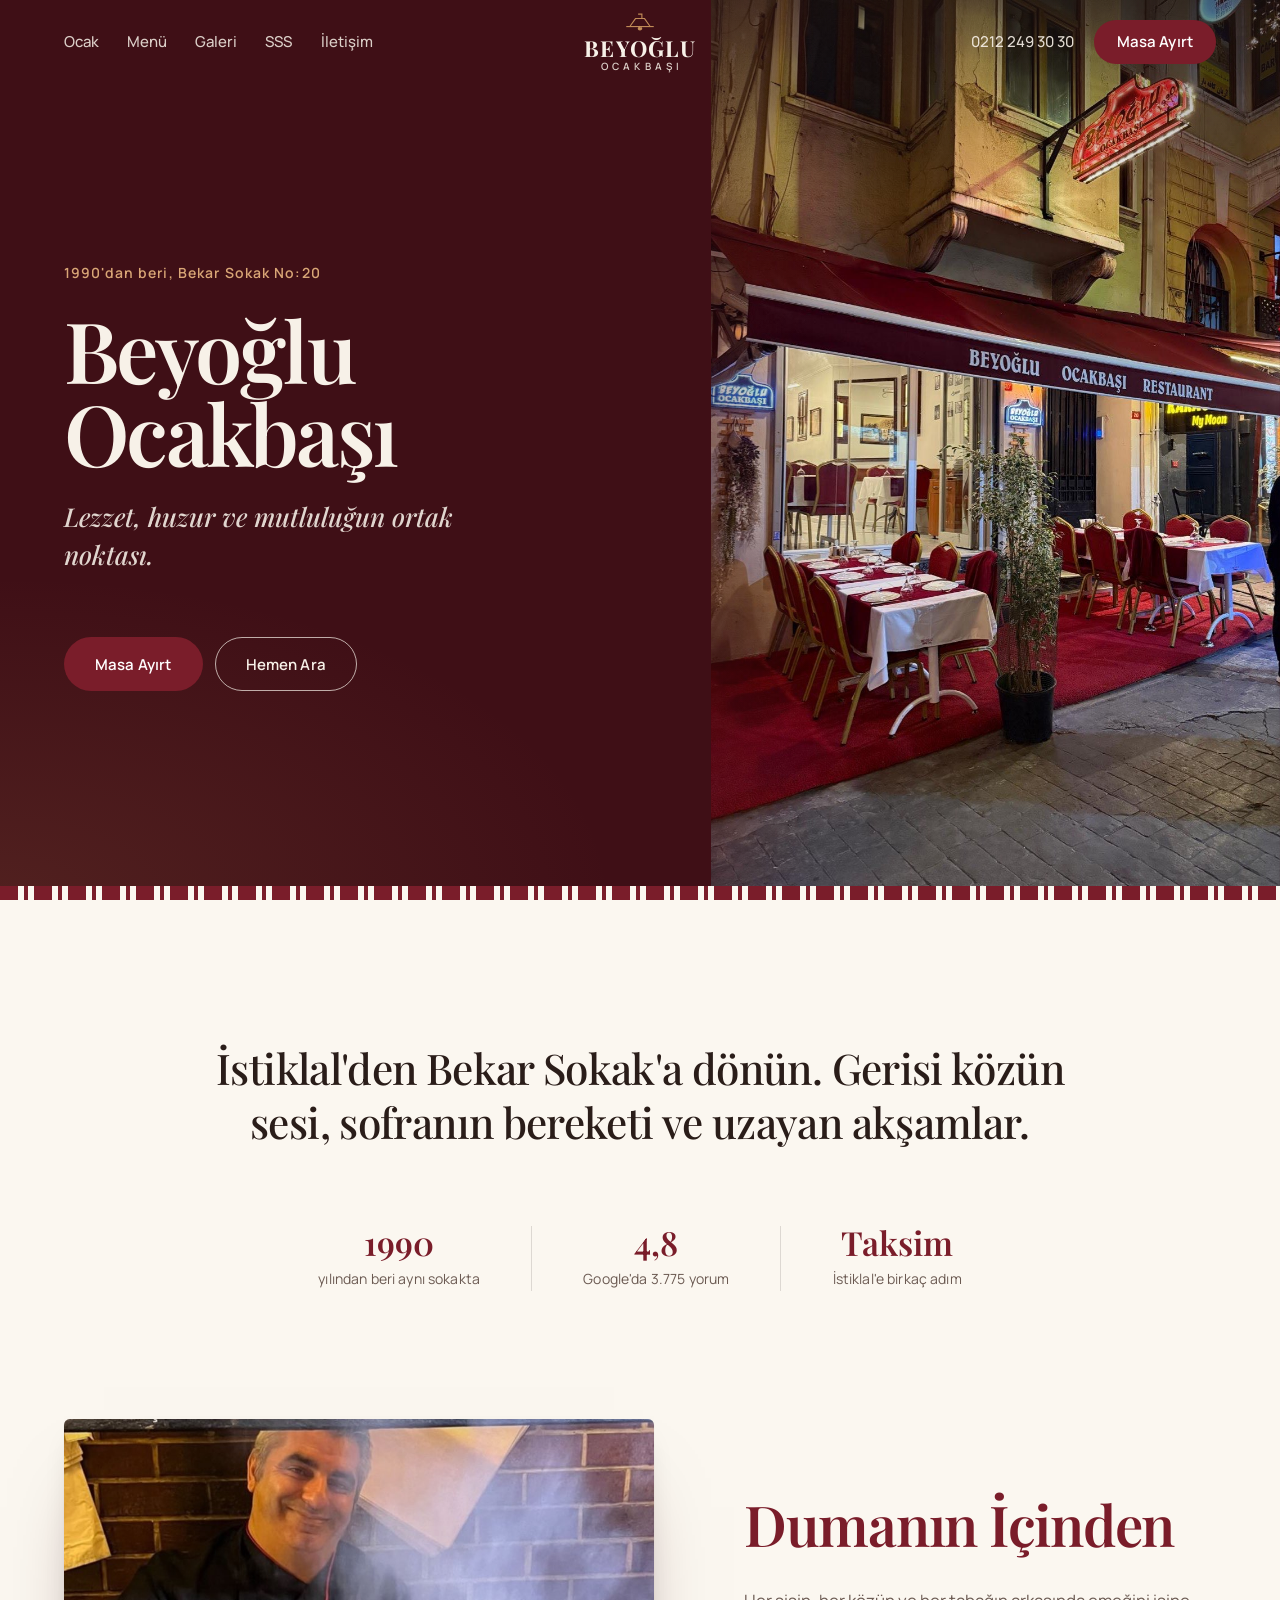
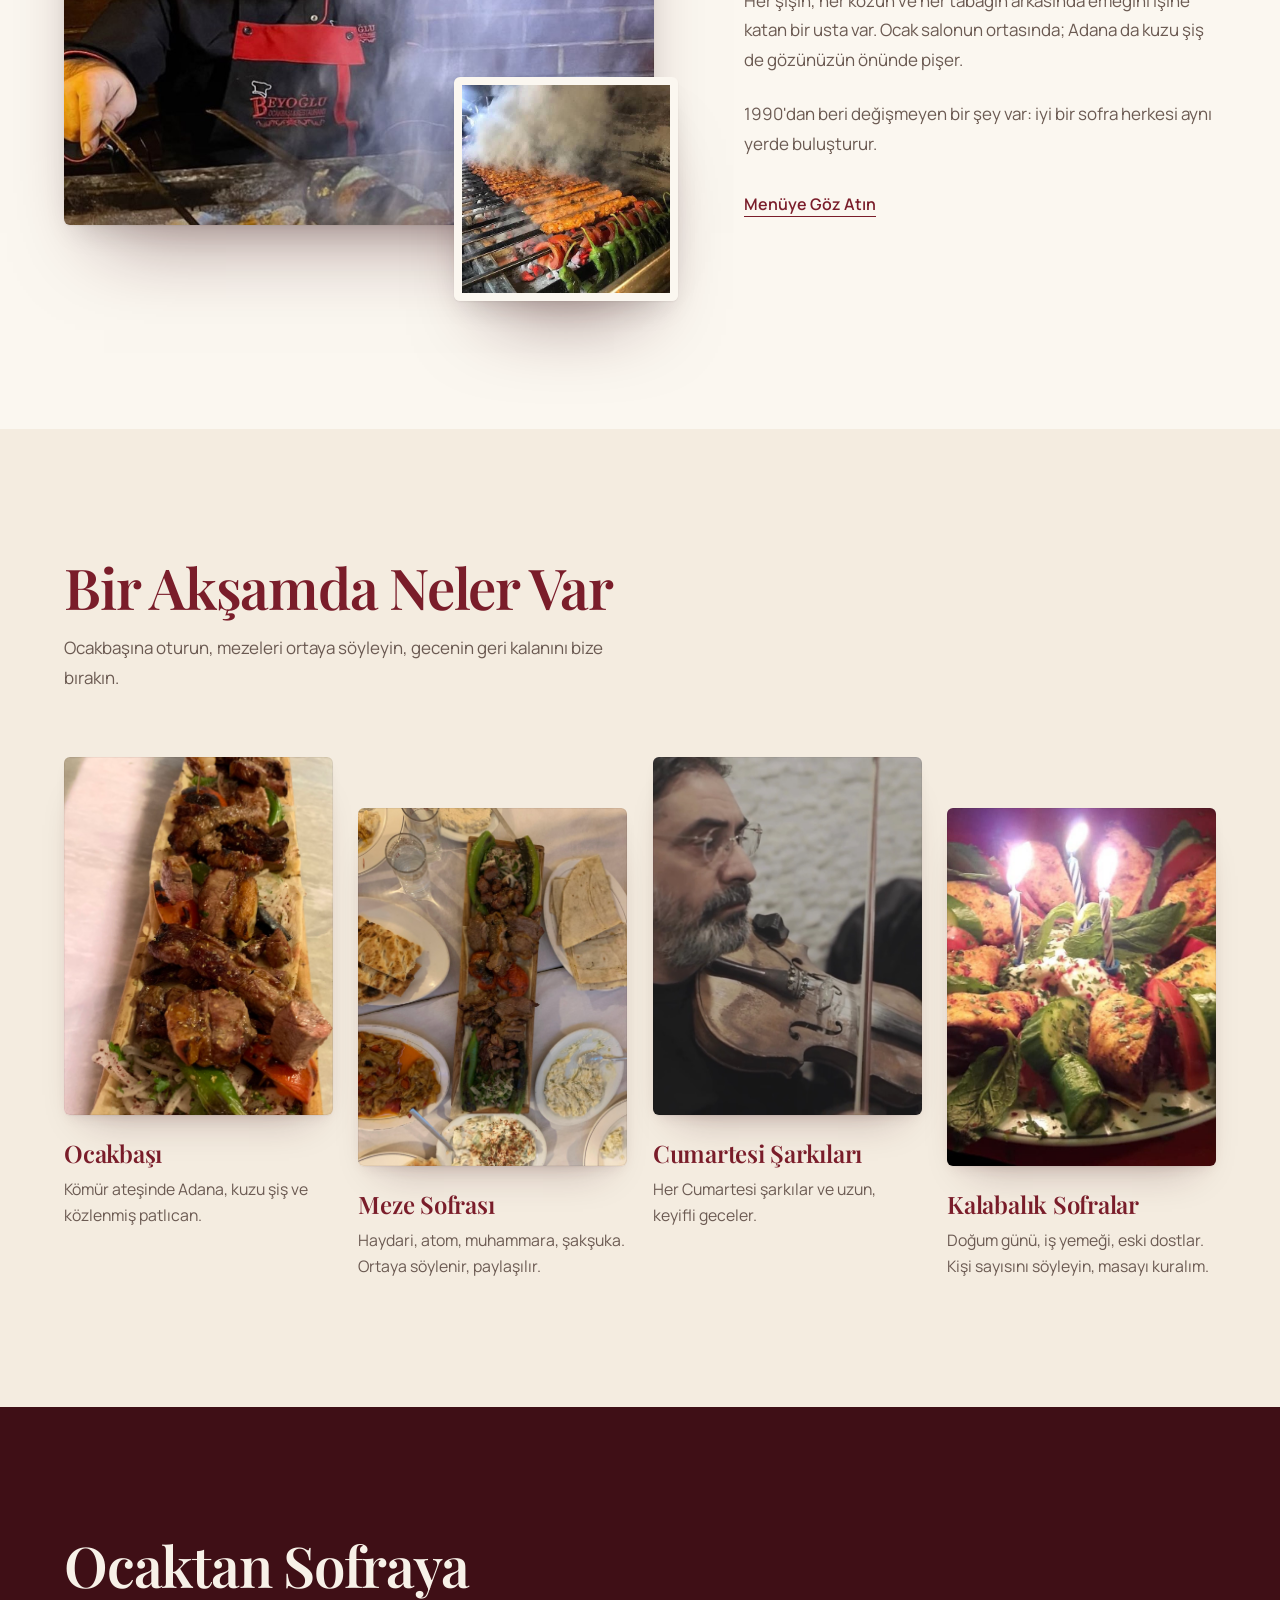
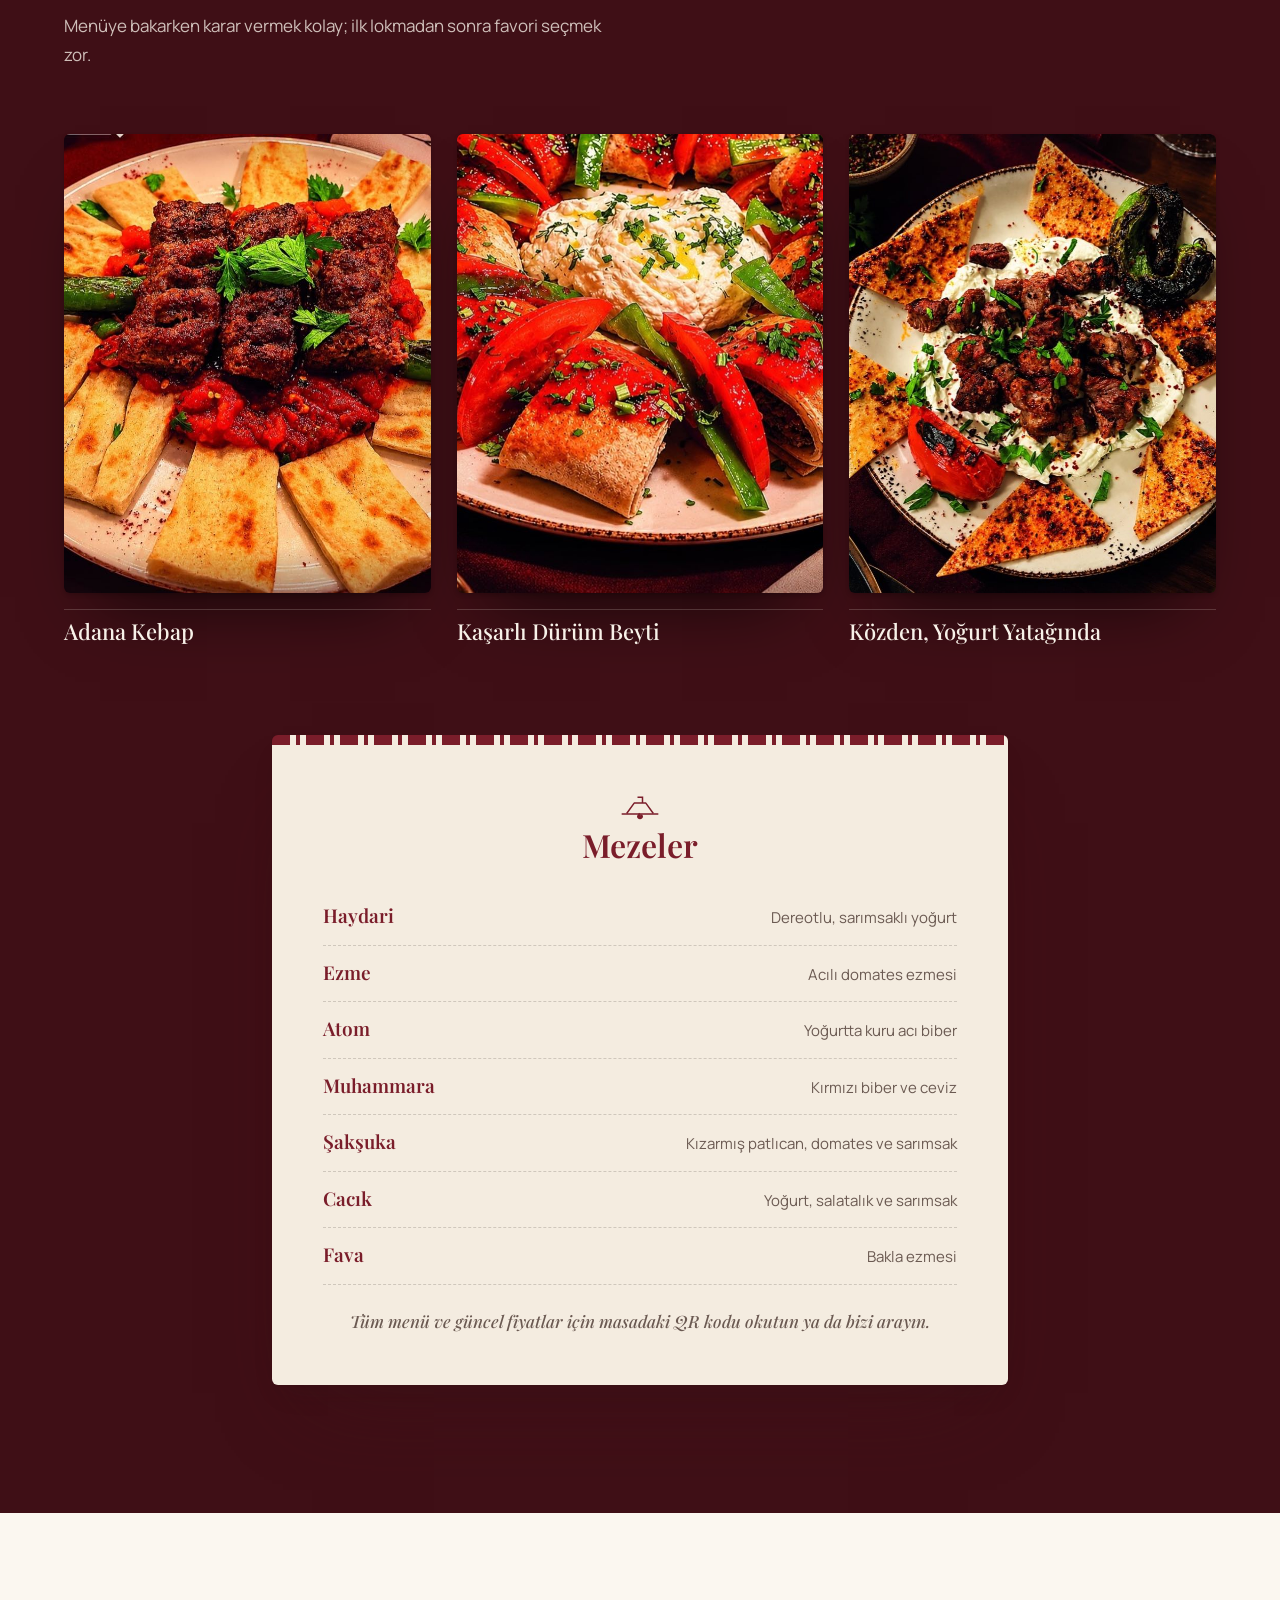
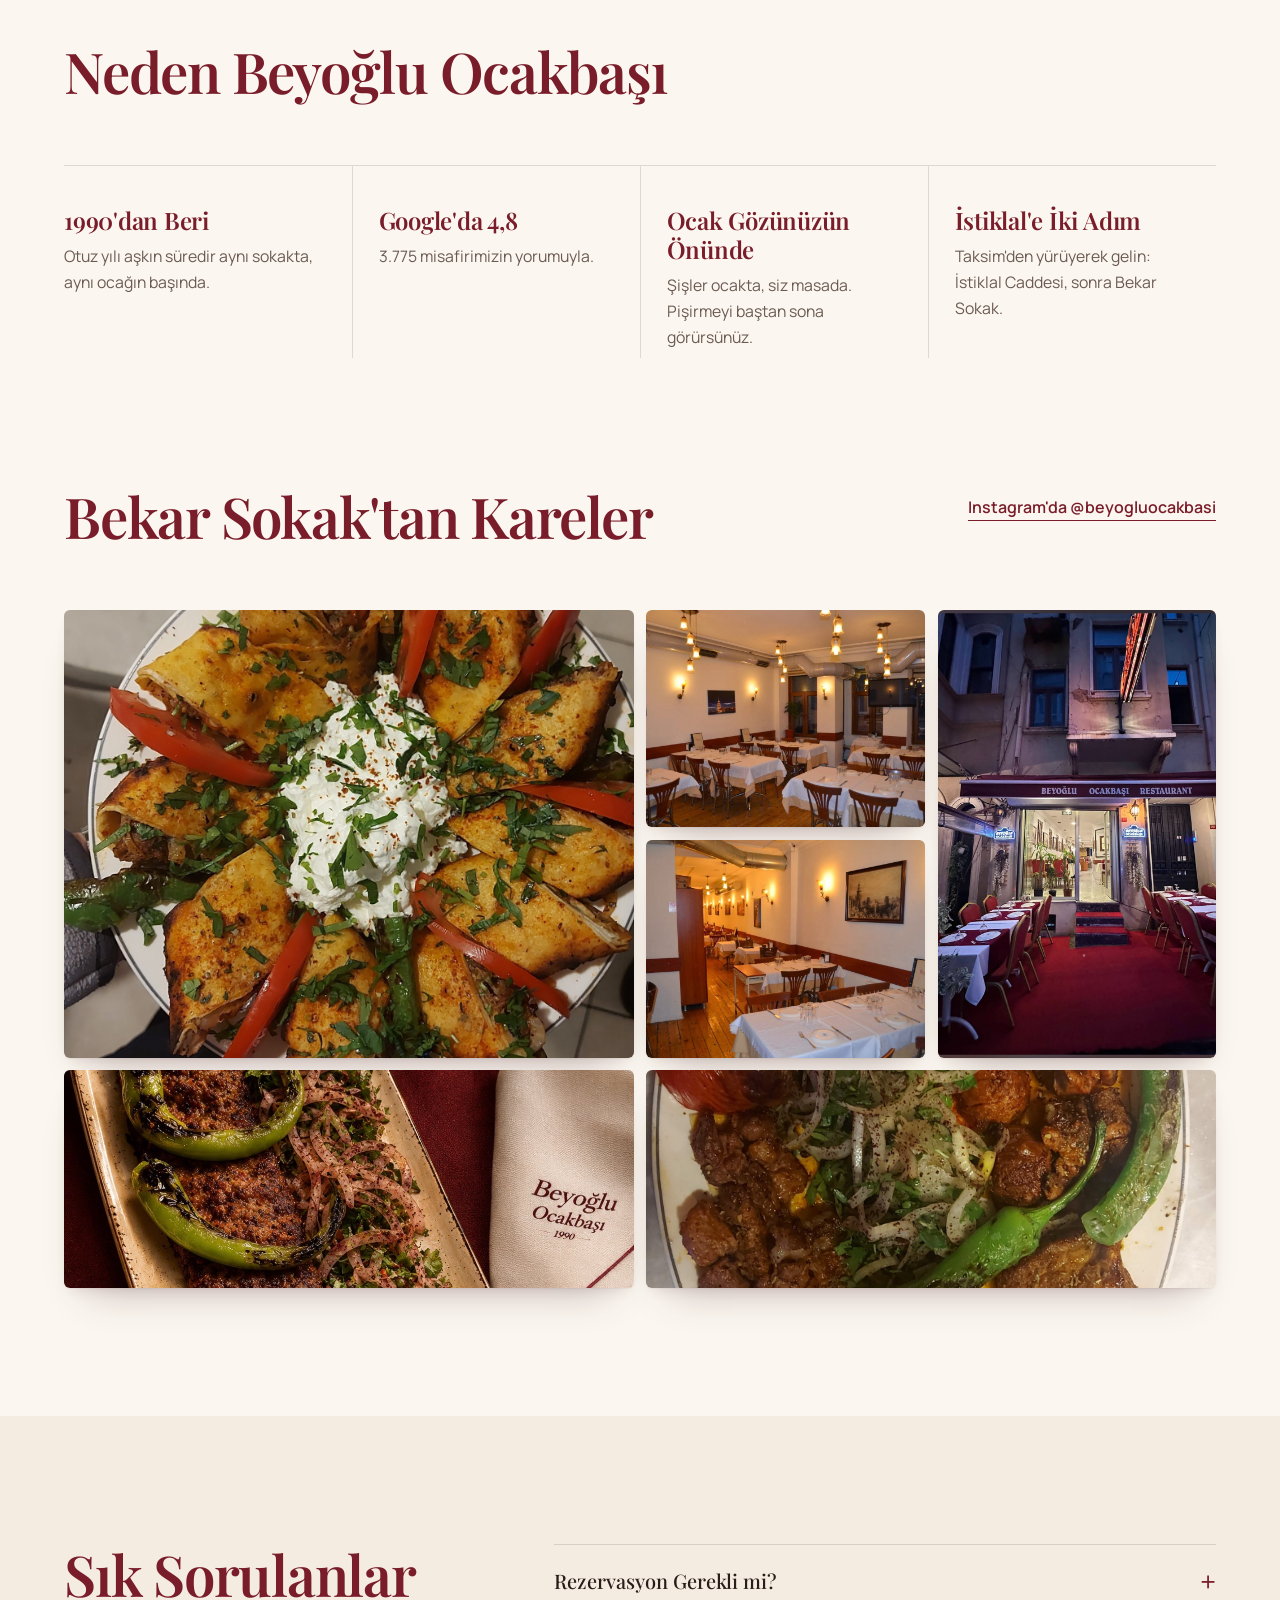
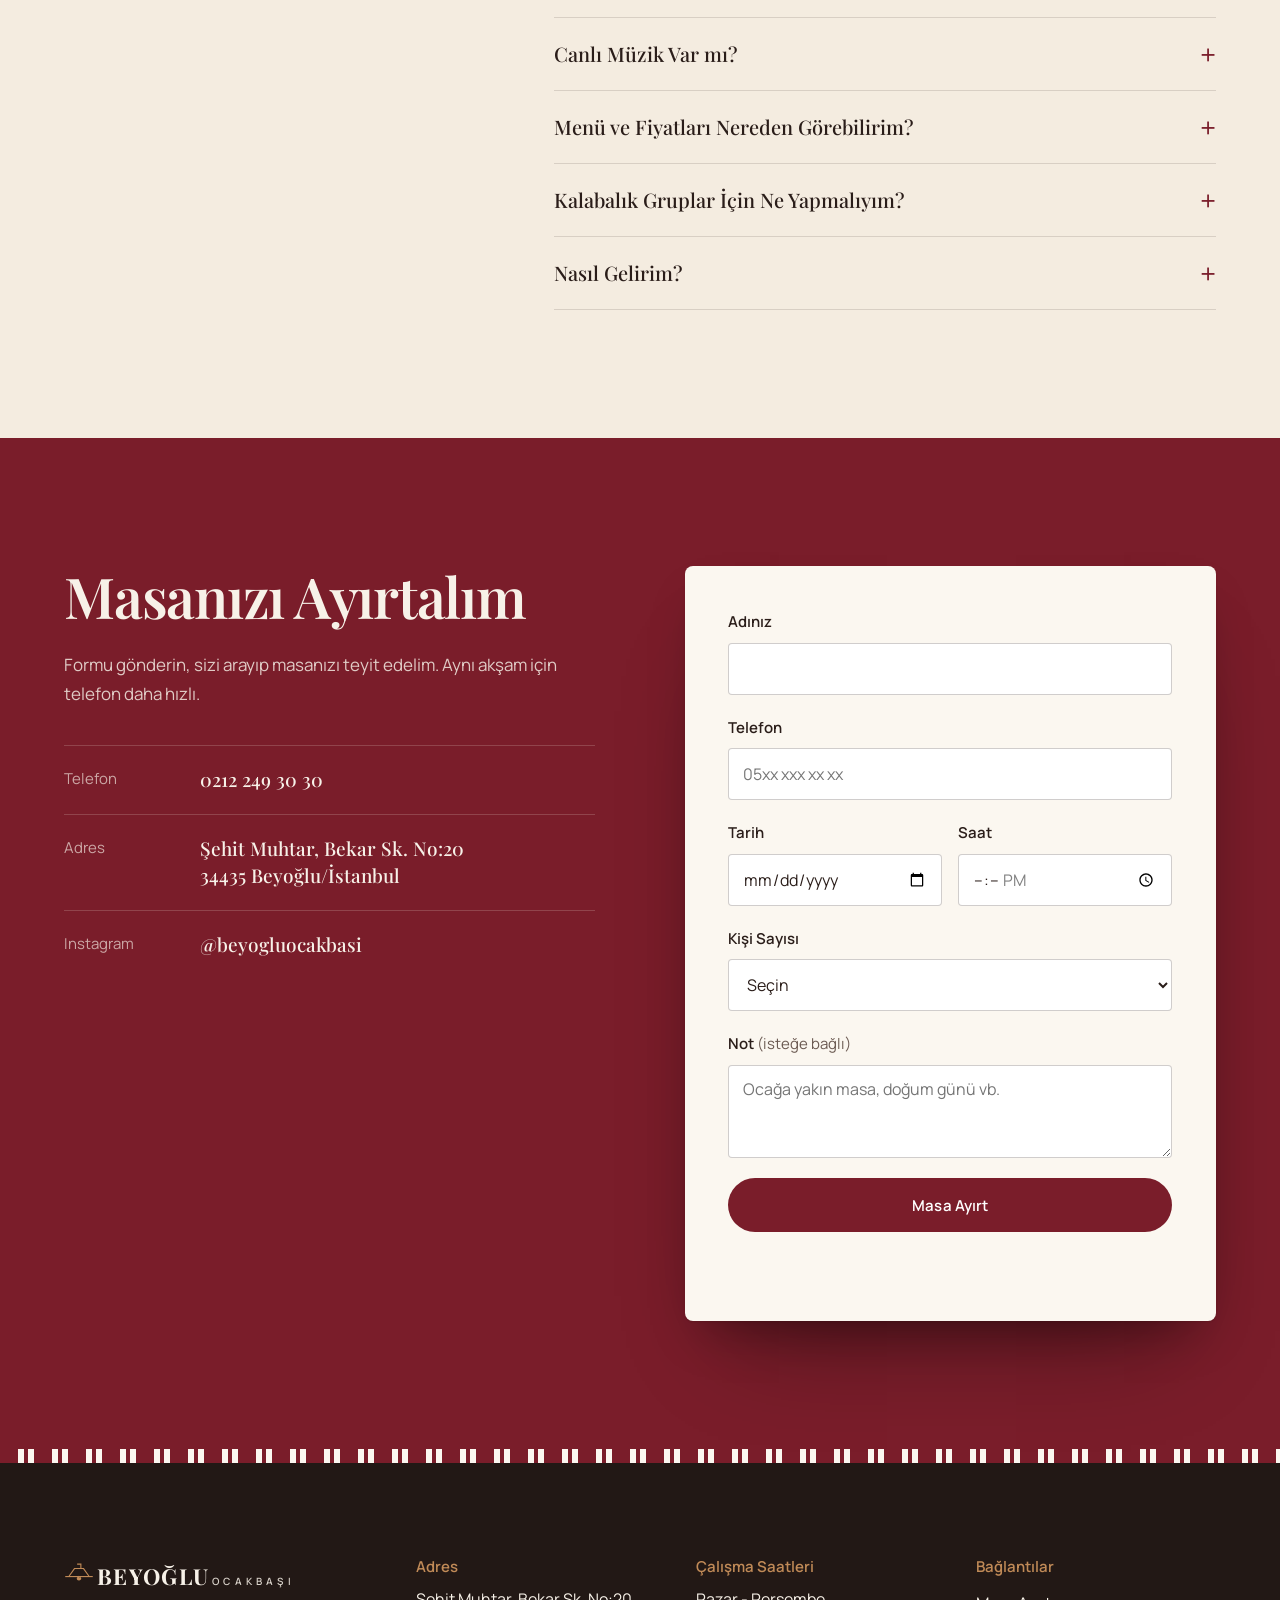
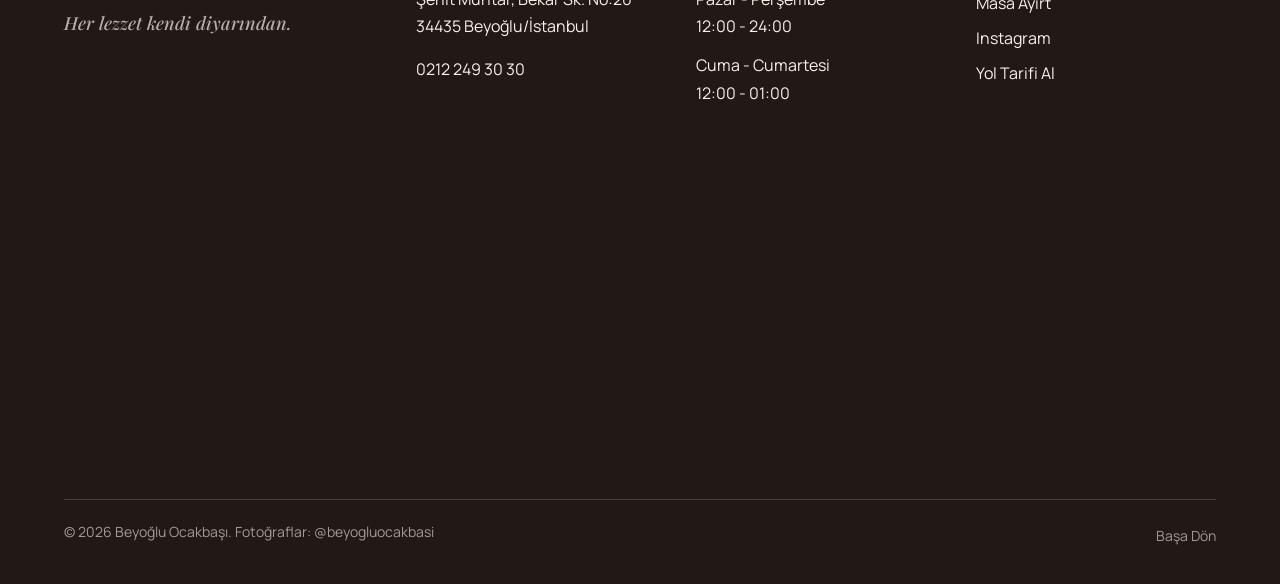
<file: index.html>
<!doctype html>
<html lang="tr">
<head>
<meta charset="utf-8">
<meta name="viewport" content="width=device-width, initial-scale=1">
<title>Beyoğlu Ocakbaşı | Taksim Bekar Sokak'ta Ocakbaşı, 1990'dan Beri</title>
<meta name="description" content="Taksim, Bekar Sokak No:20'de 1990'dan beri ocakbaşı. Adana kebap, kuzu şiş, mezeler ve Cumartesi şarkılı geceler. Rezervasyon: 0212 249 30 30.">
<!-- DEMO: işletme onaylayınca bu satırı sil, robots.txt hazır -->
<meta name="robots" content="noindex, nofollow">
<!-- YAYIN ADRESİ: https://beyoglu-ocakbasi.vercel.app (gerçek alan adı gelince hepsini değiştir, bkz. NOTLAR.txt) -->
<link rel="canonical" href="https://beyoglu-ocakbasi.vercel.app/">
<meta name="theme-color" content="#3f0f16">
<meta property="og:type" content="restaurant">
<meta property="og:site_name" content="Beyoğlu Ocakbaşı">
<meta property="og:locale" content="tr_TR">
<meta property="og:title" content="Beyoğlu Ocakbaşı | 1990'dan Beri Bekar Sokak'ta">
<meta property="og:description" content="Taksim'de ocakbaşı: Adana kebap, kuzu şiş, mezeler. Rezervasyon: 0212 249 30 30.">
<meta property="og:url" content="https://beyoglu-ocakbasi.vercel.app/">
<meta property="og:image" content="https://beyoglu-ocakbasi.vercel.app/img/og.jpg">
<meta property="og:image:width" content="1200">
<meta property="og:image:height" content="630">
<meta property="og:image:alt" content="Beyoğlu Ocakbaşı'nın bordo tenteli girişi, Bekar Sokak">
<meta name="twitter:card" content="summary_large_image">
<script type="application/ld+json">
{
  "@context": "https://schema.org",
  "@type": "Restaurant",
  "@id": "https://beyoglu-ocakbasi.vercel.app/#restoran",
  "name": "Beyoğlu Ocakbaşı",
  "url": "https://beyoglu-ocakbasi.vercel.app/",
  "image": ["https://beyoglu-ocakbasi.vercel.app/img/og.jpg", "https://beyoglu-ocakbasi.vercel.app/img/adana.jpg"],
  "telephone": "+90 212 249 30 30",
  "foundingDate": "1990",
  "servesCuisine": ["Türk mutfağı", "Ocakbaşı", "Kebap", "Meze"],
  "acceptsReservations": "True",
  "address": {
    "@type": "PostalAddress",
    "streetAddress": "Şehit Muhtar Mah., Bekar Sk. No:20",
    "addressLocality": "Beyoğlu",
    "addressRegion": "İstanbul",
    "postalCode": "34435",
    "addressCountry": "TR"
  },
  "geo": { "@type": "GeoCoordinates", "latitude": 41.0361534, "longitude": 28.9822796 },
  "openingHoursSpecification": [
    { "@type": "OpeningHoursSpecification", "dayOfWeek": ["Sunday", "Monday", "Tuesday", "Wednesday", "Thursday"], "opens": "12:00", "closes": "23:59" },
    { "@type": "OpeningHoursSpecification", "dayOfWeek": ["Friday", "Saturday"], "opens": "12:00", "closes": "01:00" }
  ],
  "hasMap": "https://www.google.com/maps/search/?api=1&query=Beyo%C4%9Flu%20Ocakba%C5%9F%C4%B1&query_place_id=ChIJmU_3G2S3yhQRitrkCWS16Ss",
  "sameAs": ["https://www.instagram.com/beyogluocakbasi/"]
}
</script>
<link rel="icon" href="favicon.svg" type="image/svg+xml">
<link rel="preconnect" href="https://fonts.googleapis.com">
<link rel="preconnect" href="https://fonts.gstatic.com" crossorigin>
<link href="https://fonts.googleapis.com/css2?family=Playfair+Display:ital,wght@0,500;0,600;0,700;1,500&family=Manrope:wght@400;500;600;700&display=swap" rel="stylesheet">
<link rel="stylesheet" href="styles.css">
</head>
<body id="top">
<a class="atla" href="#icerik">İçeriğe Geç</a>

<svg width="0" height="0" style="position:absolute" aria-hidden="true">
  <symbol id="davlumbaz" viewBox="0 0 48 30">
    <path d="M21 1.5h6v7" fill="none" stroke="currentColor" stroke-width="1.8"/>
    <path d="M8 21 17 8.5h14L40 21" fill="none" stroke="currentColor" stroke-width="1.8" stroke-linejoin="round"/>
    <path d="M2 21.5h44" stroke="currentColor" stroke-width="1.8"/>
    <path d="M24 27.8c-2.4 0-3.6-1.6-3.6-3.2 0-1.9 1.9-2.6 2.4-4.6 1.6 1 2.2 2.2 2.1 3.4.6-.5.9-1.1 1-1.7 1 .9 1.7 1.9 1.7 3 0 1.7-1.3 3.1-3.6 3.1Z" fill="currentColor"/>
  </symbol>
</svg>

<header class="ust" data-ust>
  <nav class="gezinti" id="gezinti" aria-label="Ana menü">
    <a href="#ocak">Ocak</a>
    <a href="#menu">Menü</a>
    <a href="#galeri">Galeri</a>
    <a href="#sss">SSS</a>
    <a href="#iletisim">İletişim</a>
  </nav>
  <a class="marka" href="#top" aria-label="Beyoğlu Ocakbaşı, başa dön">
    <svg class="marka__ikon" aria-hidden="true"><use href="#davlumbaz"/></svg>
    <span class="marka__ad">Beyoğlu</span>
    <span class="marka__alt">Ocakbaşı</span>
  </a>
  <div class="ust__sag">
    <a class="ust__tel" href="tel:+902122493030">0212 249 30 30</a>
    <a class="dugme dugme--bordo dugme--kucuk" href="#rezervasyon">Masa Ayırt</a>
    <button class="ust__menu" type="button" aria-expanded="false" aria-controls="gezinti" data-menu>
      <span class="sr">Menüyü aç</span><i></i><i></i>
    </button>
  </div>
</header>

<main id="icerik" tabindex="-1">

  <!-- AÇILIŞ -->
  <section class="acilis" aria-labelledby="acilis-baslik">
    <figure class="acilis__foto">
      <img src="img/hero.jpg" width="1080" height="1600" alt="Beyoğlu Ocakbaşı'nın Bekar Sokak'taki girişi: bordo tente, ışıklı tabela ve sokak masaları" fetchpriority="high">
    </figure>
    <div class="acilis__katman" aria-hidden="true"></div>
    <div class="acilis__icerik">
      <p class="acilis__ust">1990'dan beri, Bekar Sokak No:20</p>
      <h1 id="acilis-baslik" class="acilis__baslik">Beyoğlu Ocakbaşı</h1>
      <p class="acilis__metin">Lezzet, huzur ve mutluluğun ortak noktası.</p>
      <a class="dugme dugme--bordo acilis__tel" href="tel:+902122493030">Hemen Ara: 0212 249 30 30</a>
      <div class="ikili ikili--orta acilis__dugmeler">
        <a class="dugme dugme--bordo" href="#rezervasyon">Masa Ayırt</a>
        <a class="dugme dugme--cizgi" href="tel:+902122493030">Hemen Ara</a>
      </div>
    </div>
    <div class="ortu" aria-hidden="true"></div>
  </section>

  <!-- GİRİŞ -->
  <section class="giris" aria-label="Kısaca biz">
    <p class="giris__soz">İstiklal'den Bekar Sokak'a dönün. Gerisi közün sesi, sofranın bereketi ve uzayan akşamlar.</p>
    <ul class="giris__bilgi">
      <li><strong>1990</strong><span>yılından beri aynı sokakta</span></li>
      <li><strong>4,8</strong><span>Google'da 3.775 yorum</span></li>
      <li><strong>Taksim</strong><span>İstiklal'e birkaç adım</span></li>
    </ul>
  </section>

  <!-- HAKKIMIZDA: OCAK VE USTA -->
  <section class="ocak" id="ocak" aria-labelledby="ocak-baslik">
    <div class="ocak__fotolar">
      <figure class="ocak__buyuk"><img src="img/usta.jpg" width="1100" height="667" alt="Ocak ustası dumanın içinde şişleri çeviriyor" loading="lazy"></figure>
      <figure class="ocak__kucuk"><img src="img/sisler.jpg" width="554" height="554" alt="Ocakta yan yana dizilmiş Adana şişleri ve közlenen biberler" loading="lazy"></figure>
    </div>
    <div class="ocak__metin">
      <h2 id="ocak-baslik" class="baslik">Dumanın İçinden</h2>
      <p class="govde">Her şişin, her közün ve her tabağın arkasında emeğini işine katan bir usta var. Ocak salonun ortasında; Adana da kuzu şiş de gözünüzün önünde pişer.</p>
      <p class="govde">1990'dan beri değişmeyen bir şey var: iyi bir sofra herkesi aynı yerde buluşturur.</p>
      <a class="alti-cizili" href="#menu">Menüye Göz Atın</a>
    </div>
  </section>

  <!-- HİZMET KARTLARI -->
  <section class="aksam" aria-labelledby="aksam-baslik">
    <div class="bolum-bas">
      <h2 id="aksam-baslik" class="baslik">Bir Akşamda Neler Var</h2>
      <p class="govde">Ocakbaşına oturun, mezeleri ortaya söyleyin, gecenin geri kalanını bize bırakın.</p>
    </div>
    <div class="kartlar">
      <article class="kart">
        <figure class="kart__foto"><img src="img/k-ocak.jpg" width="1100" height="1467" alt="Tahta üzerinde karışık şiş, közlenmiş biber ve domates" loading="lazy"></figure>
        <h3 class="kart__baslik">Ocakbaşı</h3>
        <p class="kart__metin">Kömür ateşinde Adana, kuzu şiş ve közlenmiş patlıcan.</p>
      </article>
      <article class="kart">
        <figure class="kart__foto"><img src="img/k-meze.jpg" width="1100" height="1467" alt="Yukarıdan meze sofrası: közlenmiş patlıcan, haydari, ezme, lavaş ve şiş" loading="lazy"></figure>
        <h3 class="kart__baslik">Meze Sofrası</h3>
        <p class="kart__metin">Haydari, atom, muhammara, şakşuka. Ortaya söylenir, paylaşılır.</p>
      </article>
      <article class="kart">
        <figure class="kart__foto"><img src="img/k-cumartesi.jpg" width="640" height="851" alt="Cumartesi akşamı keman çalan müzisyen" loading="lazy"></figure>
        <h3 class="kart__baslik">Cumartesi Şarkıları</h3>
        <p class="kart__metin">Her Cumartesi şarkılar ve uzun, keyifli geceler.</p>
      </article>
      <article class="kart">
        <figure class="kart__foto"><img src="img/k-dogumgunu.jpg" width="634" height="846" alt="Mumlarla süslenmiş doğum günü kebap tabağı" loading="lazy"></figure>
        <h3 class="kart__baslik">Kalabalık Sofralar</h3>
        <p class="kart__metin">Doğum günü, iş yemeği, eski dostlar. Kişi sayısını söyleyin, masayı kuralım.</p>
      </article>
    </div>
  </section>

  <!-- MENÜ -->
  <section class="menu" id="menu" aria-labelledby="menu-baslik">
    <div class="bolum-bas bolum-bas--acik">
      <h2 id="menu-baslik" class="baslik">Ocaktan Sofraya</h2>
      <p class="govde">Menüye bakarken karar vermek kolay; ilk lokmadan sonra favori seçmek zor.</p>
    </div>
    <div class="tabaklar">
      <figure class="tabak">
        <img src="img/adana.jpg" width="900" height="860" alt="Lavaş dilimleriyle servis edilen Adana kebap" loading="lazy">
        <figcaption>Adana Kebap</figcaption>
      </figure>
      <figure class="tabak">
        <img src="img/beyti.jpg" width="900" height="775" alt="Domates ve biberle servis edilen kaşarlı dürüm beyti" loading="lazy">
        <figcaption>Kaşarlı Dürüm Beyti</figcaption>
      </figure>
      <figure class="tabak">
        <img src="img/kozden.jpg" width="874" height="900" alt="Yoğurt yatağında şiş, közlenmiş biber ve domates" loading="lazy">
        <figcaption>Közden, Yoğurt Yatağında</figcaption>
      </figure>
    </div>

    <div class="adisyon">
      <div class="adisyon__bas">
        <svg class="adisyon__ikon" aria-hidden="true"><use href="#davlumbaz"/></svg>
        <h3>Mezeler</h3>
      </div>
      <dl class="adisyon__liste">
        <div><dt>Haydari</dt><dd>Dereotlu, sarımsaklı yoğurt</dd></div>
        <div><dt>Ezme</dt><dd>Acılı domates ezmesi</dd></div>
        <div><dt>Atom</dt><dd>Yoğurtta kuru acı biber</dd></div>
        <div><dt>Muhammara</dt><dd>Kırmızı biber ve ceviz</dd></div>
        <div><dt>Şakşuka</dt><dd>Kızarmış patlıcan, domates ve sarımsak</dd></div>
        <div><dt>Cacık</dt><dd>Yoğurt, salatalık ve sarımsak</dd></div>
        <div><dt>Fava</dt><dd>Bakla ezmesi</dd></div>
      </dl>
      <p class="adisyon__not">Tüm menü ve güncel fiyatlar için masadaki QR kodu okutun ya da bizi arayın.</p>
    </div>
  </section>

  <!-- NEDEN BİZ -->
  <section class="neden" aria-labelledby="neden-baslik">
    <h2 id="neden-baslik" class="baslik">Neden Beyoğlu Ocakbaşı</h2>
    <ul class="neden__liste">
      <li>
        <h3>1990'dan Beri</h3>
        <p>Otuz yılı aşkın süredir aynı sokakta, aynı ocağın başında.</p>
      </li>
      <li>
        <h3>Google'da 4,8</h3>
        <p>3.775 misafirimizin yorumuyla.</p>
      </li>
      <li>
        <h3>Ocak Gözünüzün Önünde</h3>
        <p>Şişler ocakta, siz masada. Pişirmeyi baştan sona görürsünüz.</p>
      </li>
      <li>
        <h3>İstiklal'e İki Adım</h3>
        <p>Taksim'den yürüyerek gelin: İstiklal Caddesi, sonra Bekar Sokak.</p>
      </li>
    </ul>
  </section>

  <!-- GALERİ -->
  <section class="galeri" id="galeri" aria-labelledby="galeri-baslik">
    <div class="bolum-bas bolum-bas--yan">
      <h2 id="galeri-baslik" class="baslik">Bekar Sokak'tan Kareler</h2>
      <a class="alti-cizili" href="https://www.instagram.com/beyogluocakbasi/" target="_blank" rel="noopener">Instagram'da @beyogluocakbasi</a>
    </div>
    <div class="mozaik">
      <figure class="mozaik__a"><img src="img/g-kebap.jpg" width="1400" height="1400" alt="Domates ve biberle süslenmiş, yoğurtlu kebap tabağı" loading="lazy"></figure>
      <figure><img src="img/g-salon.jpg" width="1160" height="768" alt="Beyaz örtülü masalar ve sarı ışıklı aplikler, ana salon" loading="lazy"></figure>
      <figure class="mozaik__b"><img src="img/g-giris.jpg" width="1154" height="1600" alt="Akşamüstü Bekar Sokak'taki giriş, bordo tente ve kırmızı halı" loading="lazy"></figure>
      <figure><img src="img/g-salon-2.jpg" width="1160" height="768" alt="Ahşap zeminli, tablolarla süslü salon" loading="lazy"></figure>
      <figure class="mozaik__c"><img src="img/g-adana.jpg" width="1104" height="620" alt="Közlenmiş biber ve soğan salatasıyla Adana kebap" loading="lazy"></figure>
      <figure class="mozaik__c"><img src="img/g-tabak.jpg" width="1600" height="900" alt="Közlenmiş biber, domates ve soğan salatasıyla karışık kebap tabağı" loading="lazy"></figure>
    </div>
  </section>

  <!-- SSS -->
  <section class="sss" id="sss" aria-labelledby="sss-baslik">
    <h2 id="sss-baslik" class="baslik">Sık Sorulanlar</h2>
    <div class="sss__liste">
      <details>
        <summary>Rezervasyon Gerekli mi?</summary>
        <p>Akşamları ve Cumartesi geceleri öneriyoruz. 0212 249 30 30'u arayın, Instagram'dan yazın ya da formu doldurun.</p>
      </details>
      <details>
        <summary>Canlı Müzik Var mı?</summary>
        <p>Cumartesi akşamları şarkılı gecelerimiz var. O akşam için yerinizi önceden ayırtın.</p>
      </details>
      <details>
        <summary>Menü ve Fiyatları Nereden Görebilirim?</summary>
        <p>Masalarda dijital menünün QR kodu var. Gelmeden önce merak ederseniz bizi arayın.</p>
      </details>
      <details>
        <summary>Kalabalık Gruplar İçin Ne Yapmalıyım?</summary>
        <p>Birkaç gün önceden arayın. Kişi sayısına göre masayı birlikte planlayalım.</p>
      </details>
      <details>
        <summary>Nasıl Gelirim?</summary>
        <p>Taksim Meydanı'ndan İstiklal Caddesi'ne girin, birkaç dakika yürüyüp Bekar Sokak'a dönün. No:20'deyiz.</p>
      </details>
    </div>
  </section>

  <!-- İLETİŞİM + FORM (Netlify Forms) -->
  <section class="iletisim" id="iletisim" aria-labelledby="iletisim-baslik">
    <div class="iletisim__sol">
      <h2 id="iletisim-baslik" class="baslik">Masanızı Ayırtalım</h2>
      <p class="govde">Formu gönderin, sizi arayıp masanızı teyit edelim. Aynı akşam için telefon daha hızlı.</p>
      <dl class="bilgi">
        <div><dt>Telefon</dt><dd><a href="tel:+902122493030">0212 249 30 30</a></dd></div>
        <div><dt>Adres</dt><dd><a href="https://www.google.com/maps/search/?api=1&amp;query=Beyo%C4%9Flu%20Ocakba%C5%9F%C4%B1&amp;query_place_id=ChIJmU_3G2S3yhQRitrkCWS16Ss" target="_blank" rel="noopener">Şehit Muhtar, Bekar Sk. No:20<br>34435 Beyoğlu/İstanbul</a></dd></div>
        <div><dt>Instagram</dt><dd><a href="https://www.instagram.com/beyogluocakbasi/" target="_blank" rel="noopener">@beyogluocakbasi</a></dd></div>
      </dl>
    </div>

    <form class="form" id="rezervasyon" name="rezervasyon" novalidate>
      <p class="hp"><label>Bunu boş bırakın <input name="bot-field" tabindex="-1" autocomplete="off"></label></p>
      <div class="alan">
        <label for="f-ad">Adınız</label>
        <input id="f-ad" name="ad" type="text" autocomplete="name" required>
      </div>
      <div class="alan">
        <label for="f-tel">Telefon</label>
        <input id="f-tel" name="telefon" type="tel" inputmode="tel" autocomplete="tel" placeholder="05xx xxx xx xx" required>
      </div>
      <div class="alan-ikili">
        <div class="alan">
          <label for="f-tarih">Tarih</label>
          <input id="f-tarih" name="tarih" type="date" required>
        </div>
        <div class="alan">
          <label for="f-saat">Saat</label>
          <input id="f-saat" name="saat" type="time" step="900" min="12:00" max="23:30" required>
        </div>
      </div>
      <div class="alan">
        <label for="f-kisi">Kişi Sayısı</label>
        <select id="f-kisi" name="kisi" required>
          <option value="">Seçin</option>
          <option>1</option><option>2</option><option>3</option><option>4</option><option>5</option><option>6</option><option>7</option><option>8</option><option value="9+">9 ve üzeri</option>
        </select>
      </div>
      <div class="alan">
        <label for="f-not">Not <span class="istege">(isteğe bağlı)</span></label>
        <textarea id="f-not" name="not" rows="3" maxlength="500" placeholder="Ocağa yakın masa, doğum günü vb."></textarea>
      </div>
      <button class="dugme dugme--bordo dugme--tam" type="submit">Masa Ayırt</button>
      <p class="form__durum" role="status" aria-live="polite" data-durum></p>
    </form>
  </section>
</main>

<div class="ortu ortu--alt" aria-hidden="true"></div>
<footer class="alt">
  <div class="alt__ust">
    <div class="alt__kolon">
      <a class="marka marka--alt" href="#top" aria-label="Beyoğlu Ocakbaşı, başa dön">
        <svg class="marka__ikon" aria-hidden="true"><use href="#davlumbaz"/></svg>
        <span class="marka__ad">Beyoğlu</span>
        <span class="marka__alt">Ocakbaşı</span>
      </a>
      <p class="alt__slogan">Her lezzet kendi diyarından.</p>
    </div>
    <div class="alt__kolon">
      <h2 class="alt__etiket">Adres</h2>
      <p>Şehit Muhtar, Bekar Sk. No:20<br>34435 Beyoğlu/İstanbul</p>
      <p><a href="tel:+902122493030">0212 249 30 30</a></p>
    </div>
    <div class="alt__kolon">
      <h2 class="alt__etiket">Çalışma Saatleri</h2>
      <!-- Kaynak: Google İşletme Profili, 2026-11-15 -->
      <p>Pazar - Perşembe<br>12:00 - 24:00</p>
      <p>Cuma - Cumartesi<br>12:00 - 01:00</p>
    </div>
    <div class="alt__kolon">
      <h2 class="alt__etiket">Bağlantılar</h2>
      <p><a href="#rezervasyon">Masa Ayırt</a><br><a href="https://www.instagram.com/beyogluocakbasi/" target="_blank" rel="noopener">Instagram</a><br><a href="https://www.google.com/maps/dir/?api=1&amp;destination=Beyo%C4%9Flu%20Ocakba%C5%9F%C4%B1&amp;destination_place_id=ChIJmU_3G2S3yhQRitrkCWS16Ss" target="_blank" rel="noopener">Yol Tarifi Al</a></p>
    </div>
  </div>
  <iframe class="alt__harita" title="Beyoğlu Ocakbaşı haritası" src="https://www.google.com/maps?q=Beyo%C4%9Flu+Ocakba%C5%9F%C4%B1,+Bekar+Sk.+No:20,+Beyo%C4%9Flu&amp;output=embed" loading="lazy" referrerpolicy="no-referrer-when-downgrade"></iframe>
  <div class="alt__son">
    <p>© <span data-yil>2026</span> Beyoğlu Ocakbaşı. Fotoğraflar: @beyogluocakbasi</p>
    <a href="#top">Başa Dön</a>
  </div>
</footer>

<div class="cubuk" data-cubuk>
  <a class="dugme dugme--cizgi" href="tel:+902122493030">Hemen Ara</a>
  <a class="dugme dugme--bordo" href="#rezervasyon">Masa Ayırt</a>
</div>

<script src="script.js"></script>
</body>
</html>
</file>
<file: styles.css>
/* Beyoğlu Ocakbaşı
   Düzen Ruby İstanbul'dan ilham: tam ekran fotoğraf, ortalanmış serif başlık, bol boşluk, sırayla koyu ve açık bölümler.
   Renk ve yazı işletmenin kendi Instagram kimliğinden: bordo, krem, yüksek kontrastlı serif, davlumbaz işareti.
   Akılda kalan öğe: masalardaki kırmızı-beyaz çizgili örtü, sayfayı açan ve kapatan şerit olarak. */
:root {
  --bordo: #7a1d2a;
  --bordo-acik: #8f2433;
  --bordo-koyu: #3f0f16;
  --murekkep: #221815;
  --krem: #f4ece0;
  --kagit: #fbf7f0;
  --bakir: #c08a57;
  --bakir-koyu: #8c5a2e;
  --metin-koyu: #2a1d19;
  --metin-soluk: #6b5a52;
  --metin-acik: #f7f1e8;
  --cizgi-koyu: rgba(42, 29, 25, .14);
  --cizgi-acik: rgba(247, 241, 232, .18);

  --f-serif: "Playfair Display", Georgia, serif;
  --f-sans: "Manrope", system-ui, sans-serif;

  --kenar: clamp(16px, 5vw, 80px);
  --bosluk: clamp(80px, 10vw, 152px);
  --ust-h: 84px;
  --yay: cubic-bezier(.2, .8, .2, 1);

  /* Boşluk ölçeği: 8'in katları */
  --a1: 8px; --a2: 16px; --a3: 24px; --a4: 40px; --a5: 64px; --a6: 96px;

  /* Katmanlı, bordo tonlu gölgeler: zemin, yüksek, yüzen */
  --golge-1: 0 1px 1px rgba(63, 15, 22, .04), 0 6px 14px -6px rgba(63, 15, 22, .12), 0 24px 40px -24px rgba(63, 15, 22, .32);
  --golge-2: 0 1px 2px rgba(34, 24, 21, .06), 0 14px 28px -12px rgba(34, 24, 21, .18), 0 48px 80px -40px rgba(63, 15, 22, .50);
  --cerceve: inset 0 0 0 1px rgba(42, 29, 25, .06);
}

*, *::before, *::after { box-sizing: border-box; }
html { scroll-behavior: smooth; scroll-padding-top: var(--ust-h); -webkit-text-size-adjust: 100%; }
@media (prefers-reduced-motion: reduce) { html { scroll-behavior: auto; } }
body { margin: 0; background: var(--kagit); color: var(--metin-koyu); font: 400 1rem/1.7 var(--f-sans); text-rendering: optimizeLegibility; -webkit-font-smoothing: antialiased; overflow-x: hidden; }
img { display: block; max-width: 100%; height: auto; }
a { color: inherit; }
h1, h2, h3, p, figure, dl, dd, ul { margin: 0; padding: 0; }
:focus-visible { outline: 2px solid var(--bakir); outline-offset: 3px; }
::selection { background: var(--bordo); color: #fff; }
.sr, .hp { position: absolute; width: 1px; height: 1px; overflow: hidden; clip: rect(0 0 0 0); white-space: nowrap; }
.atla { position: absolute; left: 16px; top: -60px; z-index: 100; background: var(--kagit); color: var(--bordo); padding: 10px 14px; font-weight: 600; }
.atla:focus { top: 12px; }

/* Yazı */
.baslik { font: 600 clamp(2.25rem, 4.4vw, 3.75rem)/1.06 var(--f-serif); letter-spacing: -.022em; color: var(--bordo); text-wrap: balance; }
.baslik, .giris__bilgi strong, .acilis__baslik, .bilgi dd { font-variant-numeric: lining-nums; }
.govde { max-width: 33em; font-size: 1.0625rem; line-height: 1.75; color: var(--metin-soluk); }

/* Düğmeler */
.dugme {
  display: inline-flex; align-items: center; justify-content: center; min-height: 54px; padding: 0 30px;
  font: 600 .9375rem/1 var(--f-sans); letter-spacing: .01em; text-decoration: none;
  border: 1px solid transparent; border-radius: 999px; cursor: pointer;
  transition: background-color .25s var(--yay), color .25s var(--yay), border-color .25s var(--yay), transform .25s var(--yay);
}
.dugme:active { transform: scale(.97); }
.dugme--bordo { background: var(--bordo); color: #fff; }
.dugme--bordo:hover, .dugme--bordo:focus-visible { background: var(--bordo-acik); }
.dugme--cizgi { border-color: rgba(247, 241, 232, .7); color: var(--metin-acik); }
.dugme--cizgi:hover, .dugme--cizgi:focus-visible { background: var(--metin-acik); color: var(--bordo-koyu); }
.dugme--tam { width: 100%; }
.dugme--kucuk { min-height: 44px; padding: 0 22px; }
.ikili { display: flex; flex-wrap: wrap; gap: 12px; }
.ikili--orta { justify-content: center; }
.alti-cizili {
  display: inline-flex; align-items: center; min-height: 44px; align-self: flex-start; justify-self: start;
  font-weight: 600; text-decoration: none; color: var(--bordo);
  background: linear-gradient(currentColor, currentColor) 0 calc(100% - 9px) / 100% 1px no-repeat;
  transition: color .2s var(--yay), background-size .3s var(--yay);
}
.alti-cizili:hover, .alti-cizili:focus-visible { color: var(--bakir-koyu); background-size: 40% 1px; }
.alti-cizili:active { opacity: .7; }

/* Masa örtüsü şeridi */
.ortu { height: 14px; background: repeating-linear-gradient(90deg, var(--bordo) 0 18px, var(--kagit) 18px 24px, var(--bordo) 24px 28px, var(--kagit) 28px 34px); }

/* Üst menü */
.ust {
  position: fixed; inset: 0 0 auto; z-index: 50; height: var(--ust-h);
  display: grid; grid-template-columns: 1fr auto 1fr; align-items: center; gap: 24px; padding: 0 var(--kenar);
  color: var(--metin-acik); border-bottom: 1px solid transparent;
  transition: background-color .3s var(--yay), border-color .3s var(--yay);
}
.ust.is-dolu, .ust.is-menu { background: rgba(63, 15, 22, .96); border-color: var(--cizgi-acik); }
.marka { display: grid; justify-items: center; text-decoration: none; line-height: 1; gap: 2px; }
.marka__ikon { width: 30px; height: 19px; color: var(--bakir); margin-bottom: 3px; }
.marka__ad { font: 700 1.375rem/1 var(--f-serif); letter-spacing: .06em; text-transform: uppercase; }
.marka__alt { font: 600 .625rem/1 var(--f-sans); letter-spacing: .42em; text-transform: uppercase; margin-right: -.42em; opacity: .85; }
.gezinti { display: flex; gap: clamp(16px, 2.2vw, 34px); }
.gezinti a { font-size: .9375rem; font-weight: 500; text-decoration: none; color: rgba(247, 241, 232, .85); padding: 12px 0; transition: color .2s var(--yay); }
.gezinti a:hover, .gezinti a:focus-visible, .gezinti a[aria-current] { color: #fff; box-shadow: inset 0 -1px 0 var(--bakir); }
.ust__sag { display: flex; align-items: center; justify-content: flex-end; gap: 20px; }
.ust__tel { font-size: .9375rem; font-weight: 500; text-decoration: none; color: rgba(247, 241, 232, .9); white-space: nowrap; padding: 12px 0; }
.ust__tel:hover, .ust__tel:focus-visible { color: #fff; }
.ust__menu { display: none; width: 44px; height: 44px; border: 1px solid var(--cizgi-acik); border-radius: 50%; background: none; color: inherit; cursor: pointer; place-content: center; gap: 6px; }
.ust__menu i { display: block; width: 18px; height: 1.5px; background: currentColor; transition: transform .3s var(--yay); }
.ust__menu[aria-expanded="true"] i:first-of-type { transform: translateY(3.75px) rotate(45deg); }
.ust__menu[aria-expanded="true"] i:last-of-type { transform: translateY(-3.75px) rotate(-45deg); }
.ust__menu:active { transform: scale(.94); }

/* Açılış */
.acilis { position: relative; min-height: min(100svh, 980px); display: grid; align-items: center; overflow: hidden; color: var(--metin-acik); background: var(--murekkep); }
.acilis__foto, .acilis__katman { position: absolute; inset: 0; }
.acilis__foto img { width: 100%; height: 100%; object-fit: cover; }
.acilis__katman {
  background:
    radial-gradient(ellipse 70% 60% at 50% 55%, rgba(34, 24, 21, .35), rgba(34, 24, 21, .78)),
    linear-gradient(to bottom, rgba(63, 15, 22, .55), rgba(63, 15, 22, 0) 30%, rgba(34, 24, 21, .6));
}
.acilis__icerik { position: relative; padding: calc(var(--ust-h) + 48px) var(--kenar) 96px; text-align: center; display: grid; justify-items: center; }
.acilis__ust { font-size: .875rem; font-weight: 600; letter-spacing: .08em; color: #d9a676; }
.acilis__baslik { font: 600 clamp(3.25rem, 10vw, 9.5rem)/.95 var(--f-serif); letter-spacing: -.03em; margin: 20px 0 22px; text-wrap: balance; text-shadow: 0 2px 40px rgba(34, 24, 21, .45); }
.acilis__metin { font: italic 500 clamp(1.25rem, 2.1vw, 1.625rem)/1.45 var(--f-serif); color: rgba(247, 241, 232, .88); margin-bottom: var(--a5); }
.acilis__tel { display: none; }
.acilis__foto img { object-position: 50% 40%; }

/* Masaüstü açılış: solda bordo panel, sağda fotoğraf kendi çözünürlüğüne yakın, net */
@media (min-width: 901px) {
  .acilis { grid-template-columns: minmax(0, 1.25fr) minmax(0, 1fr); align-items: stretch; min-height: min(100svh, 940px);
    background: radial-gradient(ellipse 80% 60% at 0% 100%, rgba(192, 138, 87, .14), transparent 60%), var(--bordo-koyu); }
  .acilis__foto { position: relative; inset: auto; grid-column: 2; grid-row: 1; overflow: hidden; }
  .acilis__foto::after { content: ""; position: absolute; inset: 0; background: linear-gradient(to bottom, rgba(34, 24, 21, .55), rgba(34, 24, 21, 0) 22%), linear-gradient(to right, rgba(63, 15, 22, .35), rgba(63, 15, 22, 0) 18%); pointer-events: none; }
  .acilis__foto img { object-position: 38% 50%; }
  .acilis__katman { display: none; }
  .acilis__icerik { grid-column: 1; grid-row: 1; align-self: center; text-align: left; justify-items: start; padding: calc(var(--ust-h) + var(--a5)) var(--a5) var(--a6) var(--kenar); }
  .acilis__baslik { font-size: clamp(3.5rem, 6.6vw, 7rem); line-height: .98; margin: var(--a3) 0; text-shadow: none; }
  .acilis__metin { max-width: 18em; }
  .ikili--orta { justify-content: flex-start; }
}
.acilis .ortu { position: absolute; inset: auto 0 0; }

/* Tek açılış anı */
@media (prefers-reduced-motion: no-preference) {
  .acilis__foto img { animation: yaklas 2.6s var(--yay) both; }
  .acilis__icerik > * { animation: yuksel 1s var(--yay) both; }
  .acilis__icerik > :nth-child(2) { animation-delay: .12s; }
  .acilis__icerik > :nth-child(3) { animation-delay: .3s; }
  .acilis__icerik > :nth-child(4) { animation-delay: .42s; }
}
@keyframes yuksel { from { opacity: 0; transform: translateY(28px); } to { opacity: 1; transform: none; } }
@keyframes yaklas { from { transform: scale(1.1); } to { transform: none; } }

/* Giriş */
.giris { padding: calc(var(--bosluk) * 1.1) var(--kenar) var(--bosluk); text-align: center; display: grid; justify-items: center; gap: clamp(48px, 6vw, var(--a6)); }
.giris__soz { font: 500 clamp(1.625rem, 3.3vw, 2.875rem)/1.28 var(--f-serif); letter-spacing: -.015em; max-width: 22em; color: var(--metin-koyu); text-wrap: balance; }
.giris__bilgi { list-style: none; display: flex; flex-wrap: wrap; justify-content: center; }
.giris__bilgi li { display: grid; gap: var(--a1); padding: 0 clamp(24px, 4vw, var(--a5)); }
.giris__bilgi li + li { border-left: 1px solid var(--cizgi-koyu); }
.giris__bilgi strong { font: 600 clamp(1.75rem, 2.6vw, 2.25rem)/1 var(--f-serif); color: var(--bordo); }
.giris__bilgi span { font-size: .875rem; letter-spacing: .01em; color: var(--metin-soluk); }

/* Ocak ve usta */
.ocak { padding: 0 var(--kenar) var(--bosluk); display: grid; grid-template-columns: 1.25fr 1fr; gap: clamp(48px, 7vw, 120px); align-items: center; }
.ocak__fotolar { position: relative; padding-bottom: clamp(48px, 6vw, 96px); }
.ocak__buyuk { border-radius: 6px; overflow: hidden; box-shadow: var(--golge-2); aspect-ratio: 16 / 11; }
.ocak__buyuk img { width: 100%; height: 100%; object-fit: cover; }
.ocak__kucuk { position: absolute; right: clamp(-24px, -2vw, 0px); bottom: 0; width: 38%; aspect-ratio: 1; border-radius: 6px; overflow: hidden; border: 8px solid var(--kagit); box-shadow: var(--golge-2); }
.ocak__kucuk img { width: 100%; height: 100%; object-fit: cover; }
.ocak__metin { display: grid; gap: var(--a3); max-width: 30rem; }
.ocak__metin .baslik { margin-bottom: var(--a1); }

/* Bölüm başları */
.bolum-bas { display: grid; gap: var(--a2); margin-bottom: clamp(var(--a4), 5vw, var(--a5)); max-width: 40rem; }
.bolum-bas--acik .baslik { color: var(--metin-acik); }
.bolum-bas--acik .govde { color: rgba(247, 241, 232, .78); }
.bolum-bas--yan { max-width: none; display: flex; flex-wrap: wrap; align-items: flex-end; justify-content: space-between; }

/* Hizmet kartları */
.aksam { padding: var(--bosluk) var(--kenar); background: var(--krem); }
.kartlar { display: grid; grid-template-columns: repeat(4, 1fr); gap: clamp(16px, 2vw, 28px); }
.kart { display: grid; gap: var(--a1); align-content: start; }
.kart__foto { position: relative; aspect-ratio: 3 / 4; border-radius: 6px; overflow: hidden; box-shadow: var(--golge-1); margin-bottom: var(--a2); }
.kart__foto::after { content: ""; position: absolute; inset: 0; border-radius: inherit; box-shadow: var(--cerceve); pointer-events: none; }
.kart__foto img { width: 100%; height: 100%; object-fit: cover; }
.kart__baslik { font: 600 1.5rem/1.2 var(--f-serif); letter-spacing: -.01em; color: var(--bordo); }
.kart__metin { color: var(--metin-soluk); font-size: .9875rem; line-height: 1.65; max-width: 22em; }
.kart:nth-child(even) { margin-top: clamp(0px, 4vw, 56px); }

/* Menü */
.menu { padding: var(--bosluk) var(--kenar); background: var(--bordo-koyu); color: var(--metin-acik); }
.tabaklar { display: grid; grid-template-columns: repeat(3, 1fr); gap: clamp(16px, 2vw, 28px); }
.tabak { display: grid; gap: var(--a2); }
.tabak img { width: 100%; aspect-ratio: 4 / 5; object-fit: cover; border-radius: 6px; box-shadow: 0 2px 4px rgba(0, 0, 0, .18), 0 40px 70px -36px rgba(0, 0, 0, .75); }
.tabak figcaption { font: 500 1.375rem/1.25 var(--f-serif); padding-top: var(--a1); border-top: 1px solid var(--cizgi-acik); }
.adisyon {
  margin: clamp(56px, 7vw, 96px) auto 0; max-width: 46rem; padding: clamp(28px, 4vw, 52px);
  background-color: var(--krem); color: var(--metin-koyu); border-radius: 6px; box-shadow: var(--golge-2);
  background-image: repeating-linear-gradient(90deg, var(--bordo) 0 18px, transparent 18px 24px, var(--bordo) 24px 28px, transparent 28px 34px);
  background-size: 100% 10px; background-repeat: no-repeat; padding-top: calc(clamp(28px, 4vw, 52px) + 10px);
}
.adisyon__bas { display: grid; justify-items: center; gap: 8px; margin-bottom: 28px; text-align: center; }
.adisyon__ikon { width: 40px; height: 25px; color: var(--bordo); }
.adisyon__bas h3 { font: 600 2rem/1 var(--f-serif); color: var(--bordo); }
.adisyon__liste div { display: flex; align-items: baseline; gap: var(--a2); padding: 14px 0; border-bottom: 1px dashed rgba(42, 29, 25, .18); }
.adisyon__liste dt { font: 600 1.1875rem/1.3 var(--f-serif); color: var(--bordo); white-space: nowrap; }
.adisyon__liste dd { margin-left: auto; text-align: right; color: var(--metin-soluk); font-size: .9375rem; }
.adisyon__not { margin-top: 24px; text-align: center; font: italic 500 1.0625rem/1.5 var(--f-serif); color: var(--metin-soluk); }

/* Neden biz */
.neden { padding: var(--bosluk) var(--kenar); }
.neden .baslik { margin-bottom: clamp(36px, 5vw, 64px); max-width: 12em; }
.neden__liste { list-style: none; display: grid; grid-template-columns: repeat(4, 1fr); border-top: 1px solid var(--cizgi-koyu); }
.neden__liste li { display: grid; gap: var(--a1); align-content: start; padding: var(--a4) clamp(16px, 2vw, 32px) var(--a1) 0; }
.neden__liste li + li { padding-left: clamp(16px, 2vw, 32px); border-left: 1px solid var(--cizgi-koyu); }
.neden__liste h3 { font: 600 1.5rem/1.2 var(--f-serif); letter-spacing: -.01em; color: var(--bordo); }
.neden__liste p { color: var(--metin-soluk); font-size: .9875rem; line-height: 1.65; }

/* Galeri */
.galeri { padding: 0 var(--kenar) var(--bosluk); }
.mozaik { display: grid; grid-template-columns: repeat(4, 1fr); grid-auto-rows: clamp(150px, 17vw, 260px); gap: clamp(8px, 1vw, 14px); }
.mozaik figure { position: relative; overflow: hidden; border-radius: 6px; background: var(--krem); box-shadow: var(--golge-1); }
.mozaik img { width: 100%; height: 100%; object-fit: cover; transition: transform .8s var(--yay); }
.mozaik figure:hover img { transform: scale(1.04); }
.mozaik__a { grid-column: span 2; grid-row: span 2; }
.mozaik__b { grid-row: span 2; }
.mozaik__c { grid-column: span 2; }
.mozaik__c img { object-position: 50% 50%; }

/* SSS */
.sss { padding: var(--bosluk) var(--kenar); background: var(--krem); display: grid; grid-template-columns: 1fr 1.6fr; gap: clamp(32px, 6vw, 96px); align-items: start; }
.sss__liste { border-top: 1px solid var(--cizgi-koyu); }
.sss details { border-bottom: 1px solid var(--cizgi-koyu); }
.sss summary {
  list-style: none; cursor: pointer; display: flex; justify-content: space-between; align-items: center; gap: 24px;
  min-height: 72px; padding: 16px 0; font: 500 1.25rem/1.3 var(--f-serif); transition: color .2s var(--yay);
}
.sss summary::-webkit-details-marker { display: none; }
.sss summary::after { content: "+"; font: 400 1.75rem/1 var(--f-sans); color: var(--bordo); transition: transform .3s var(--yay); flex: none; }
.sss details[open] summary::after { transform: rotate(45deg); }
.sss summary:hover { color: var(--bordo); }
.sss details p { padding: 0 var(--a5) var(--a3) 0; max-width: 36em; color: var(--metin-soluk); line-height: 1.75; }

/* İletişim + form */
.iletisim { padding: var(--bosluk) var(--kenar); background: var(--bordo); color: var(--metin-acik); display: grid; grid-template-columns: 1fr 1fr; gap: clamp(40px, 7vw, 120px); align-items: start; }
.iletisim .baslik { color: var(--metin-acik); }
.iletisim .govde { color: rgba(247, 241, 232, .82); }
.iletisim__sol { display: grid; gap: 24px; }
.bilgi { display: grid; gap: 20px; margin-top: 12px; }
.bilgi div { display: grid; grid-template-columns: 7.5rem 1fr; gap: 16px; padding-top: 20px; border-top: 1px solid var(--cizgi-acik); }
.bilgi dt { font-size: .9375rem; color: rgba(247, 241, 232, .65); }
.bilgi dd { font: 500 1.1875rem/1.45 var(--f-serif); }
.bilgi a { text-decoration: none; }
.bilgi a:hover, .bilgi a:focus-visible { color: #f1c99f; }
.form { display: grid; gap: 20px; padding: clamp(24px, 3.4vw, 48px); background: var(--kagit); color: var(--metin-koyu); border-radius: 8px; box-shadow: 0 1px 2px rgba(0, 0, 0, .1), 0 24px 48px -20px rgba(0, 0, 0, .35), 0 60px 100px -50px rgba(0, 0, 0, .45); }
.alan { display: grid; gap: 8px; }
.alan-ikili { display: grid; grid-template-columns: 1fr 1fr; gap: 16px; }
.alan label { font-size: .9375rem; font-weight: 600; }
.istege { color: var(--metin-soluk); font-weight: 400; }
.alan input, .alan select, .alan textarea {
  width: 100%; min-height: 52px; padding: 12px 14px; font: 400 1rem/1.4 var(--f-sans); color: var(--metin-koyu);
  background: #fff; border: 1px solid rgba(42, 29, 25, .22); border-radius: 4px; transition: border-color .2s var(--yay), box-shadow .2s var(--yay);
}
.alan textarea { resize: vertical; }
.alan input:hover, .alan select:hover, .alan textarea:hover { border-color: rgba(42, 29, 25, .45); }
.alan input:focus, .alan select:focus, .alan textarea:focus { outline: none; border-color: var(--bordo); box-shadow: 0 0 0 3px rgba(122, 29, 42, .18); }
.alan [aria-invalid="true"] { border-color: #b3261e; }
.form__durum { min-height: 1.7em; font-size: .9375rem; }
.form__durum.is-hata { color: #b3261e; }
.form__durum.is-tamam { color: #2f6b3a; }

/* Alt bilgi */
.alt { background: var(--murekkep); color: var(--metin-acik); padding: clamp(56px, 8vw, 96px) var(--kenar) 32px; font-size: 1rem; }
.alt__ust { display: grid; grid-template-columns: 1.3fr 1fr 1fr 1fr; gap: var(--a4); margin-bottom: var(--a5); }
.alt__kolon { display: grid; gap: 12px; align-content: start; }
.marka--alt { justify-items: start; }
.alt__slogan { font: italic 500 1.125rem/1.4 var(--f-serif); color: rgba(247, 241, 232, .7); margin-top: 8px; }
.alt__etiket { font: 600 .9375rem/1 var(--f-sans); color: var(--bakir); }
.alt a { text-decoration: none; display: inline-block; padding: 4px 0; }
.alt a:hover, .alt a:focus-visible { color: var(--bakir); }
.eksik { font-style: italic; color: rgba(247, 241, 232, .6); }
.alt__harita { display: block; width: 100%; height: 300px; border: 0; border-radius: 6px; filter: grayscale(.8) sepia(.2); }
.alt__son { display: flex; justify-content: space-between; gap: 16px; margin-top: 28px; padding-top: 20px; border-top: 1px solid var(--cizgi-acik); font-size: .875rem; color: rgba(247, 241, 232, .6); }

.cubuk { display: none; }

/* Kırılmalar */
@media (max-width: 1100px) {
  .ust__tel { display: none; }
  .kartlar { grid-template-columns: 1fr 1fr; row-gap: 48px; }
  .kart:nth-child(even) { margin-top: 0; }
  .neden__liste { grid-template-columns: 1fr 1fr; }
  .neden__liste li:nth-child(3) { padding-left: 0; border-left: 0; }
  .alt__ust { grid-template-columns: 1fr 1fr; }
}
@media (max-width: 900px) {
  .ust { grid-template-columns: 1fr auto; }
  .marka { grid-row: 1; justify-items: start; }
  .ust__sag { grid-row: 1; }
  .ust__menu { display: grid; }
  .gezinti {
    position: fixed; inset: var(--ust-h) 0 auto; flex-direction: column; gap: 0; padding: 8px var(--kenar) 24px;
    background: var(--bordo-koyu); border-bottom: 1px solid var(--cizgi-acik);
    opacity: 0; visibility: hidden; transform: translateY(-8px);
    transition: opacity .25s var(--yay), transform .25s var(--yay), visibility .25s;
  }
  .gezinti.is-acik { opacity: 1; visibility: visible; transform: none; }
  .gezinti a { padding: 18px 0; font: 500 1.375rem/1 var(--f-serif); border-bottom: 1px solid var(--cizgi-acik); }
  .ocak, .sss, .iletisim { grid-template-columns: 1fr; }
  .tabaklar { grid-template-columns: 1fr 1fr; }
  .tabak:last-child { grid-column: span 2; }
  .tabak:last-child img { aspect-ratio: 16 / 10; }
  .mozaik { grid-template-columns: 1fr 1fr; grid-auto-rows: 44vw; }
  .mozaik__b { grid-row: span 1; }
}
@media (max-width: 640px) {
  :root { --ust-h: 68px; }
  body { padding-bottom: 76px; }
  .ust .dugme--kucuk { display: none; }
  .marka__ikon { display: none; }
  .marka__ad { font-size: 1.125rem; }
  .marka { min-height: 48px; align-content: center; }
  .acilis { min-height: min(88svh, 720px); }
  .acilis__icerik { padding-bottom: 72px; }
  /* Açılışta yalnızca başlık ve tek ana çağrı */
  .acilis__dugmeler { display: none; }
  .acilis__tel { display: inline-flex; width: 100%; min-height: 56px; font-size: 1rem; }
  .acilis__metin { margin-bottom: var(--a4); }
  .giris__bilgi { flex-direction: column; gap: 24px; }
  .giris__bilgi li, .giris__bilgi li + li { border-left: 0; padding: 0; }
  .kartlar { grid-template-columns: 1fr; }
  .kart__foto { aspect-ratio: 4 / 3; }
  .tabaklar { grid-template-columns: 1fr; }
  .tabak:last-child { grid-column: auto; }
  .tabak img, .tabak:last-child img { aspect-ratio: 4 / 3; }
  .adisyon__liste div { flex-direction: column; gap: 2px; }
  .adisyon__liste dd { margin-left: 0; text-align: left; }
  .neden__liste { grid-template-columns: 1fr; border-top: 0; }
  .neden__liste li:first-child { border-top: 0; }
  .neden__liste li, .neden__liste li + li { padding: 20px 0; border-left: 0; border-top: 1px solid var(--cizgi-koyu); }
  .alan-ikili { grid-template-columns: 1fr; }
  .alan label { font-size: 1rem; }
  .alan input, .alan select, .alan textarea { min-height: 56px; font-size: 1.0625rem; padding: 14px 16px; }
  .form .dugme--tam { min-height: 56px; font-size: 1rem; }
  /* Dokunma hedefleri en az 48px */
  .ust__menu { width: 48px; height: 48px; }
  .alti-cizili { min-height: 48px; background-position: 0 calc(100% - 11px); }
  .alt a, .bilgi a { display: inline-flex; align-items: center; min-height: 48px; padding: 0; }
  .alt__kolon p a { display: flex; }
  .sss details p { padding-right: 0; }
  .bilgi div { grid-template-columns: 1fr; gap: 4px; }
  .alt__ust { grid-template-columns: 1fr; }
  .alt__son { flex-direction: column; }
  .cubuk {
    display: grid; grid-template-columns: 1fr 1fr; gap: 8px; position: fixed; inset: auto 0 0; z-index: 40;
    padding: 10px 16px calc(10px + env(safe-area-inset-bottom)); background: rgba(63, 15, 22, .97); border-top: 1px solid var(--cizgi-acik);
    transform: translateY(110%); transition: transform .35s var(--yay);
  }
  .cubuk.is-gorunur { transform: none; }
  .cubuk .dugme { min-height: 52px; padding: 0 12px; }
}
</file>
